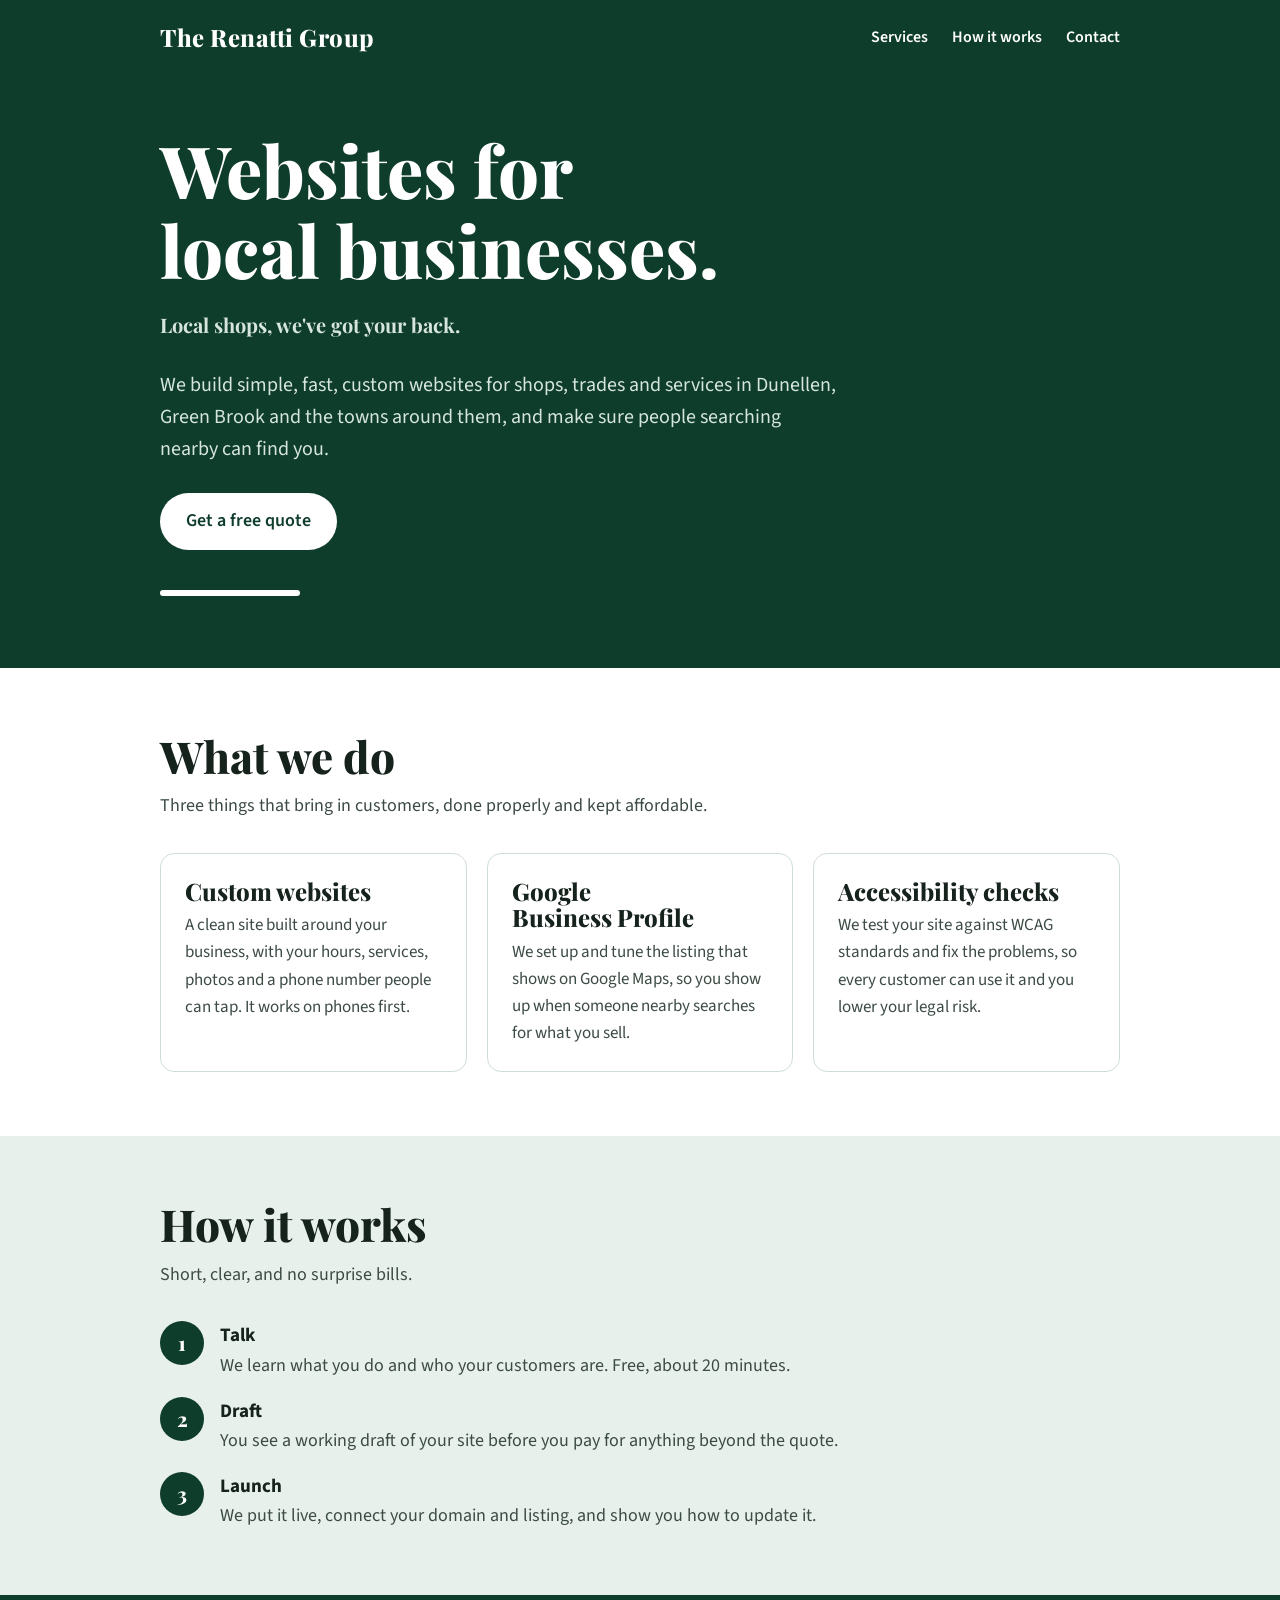
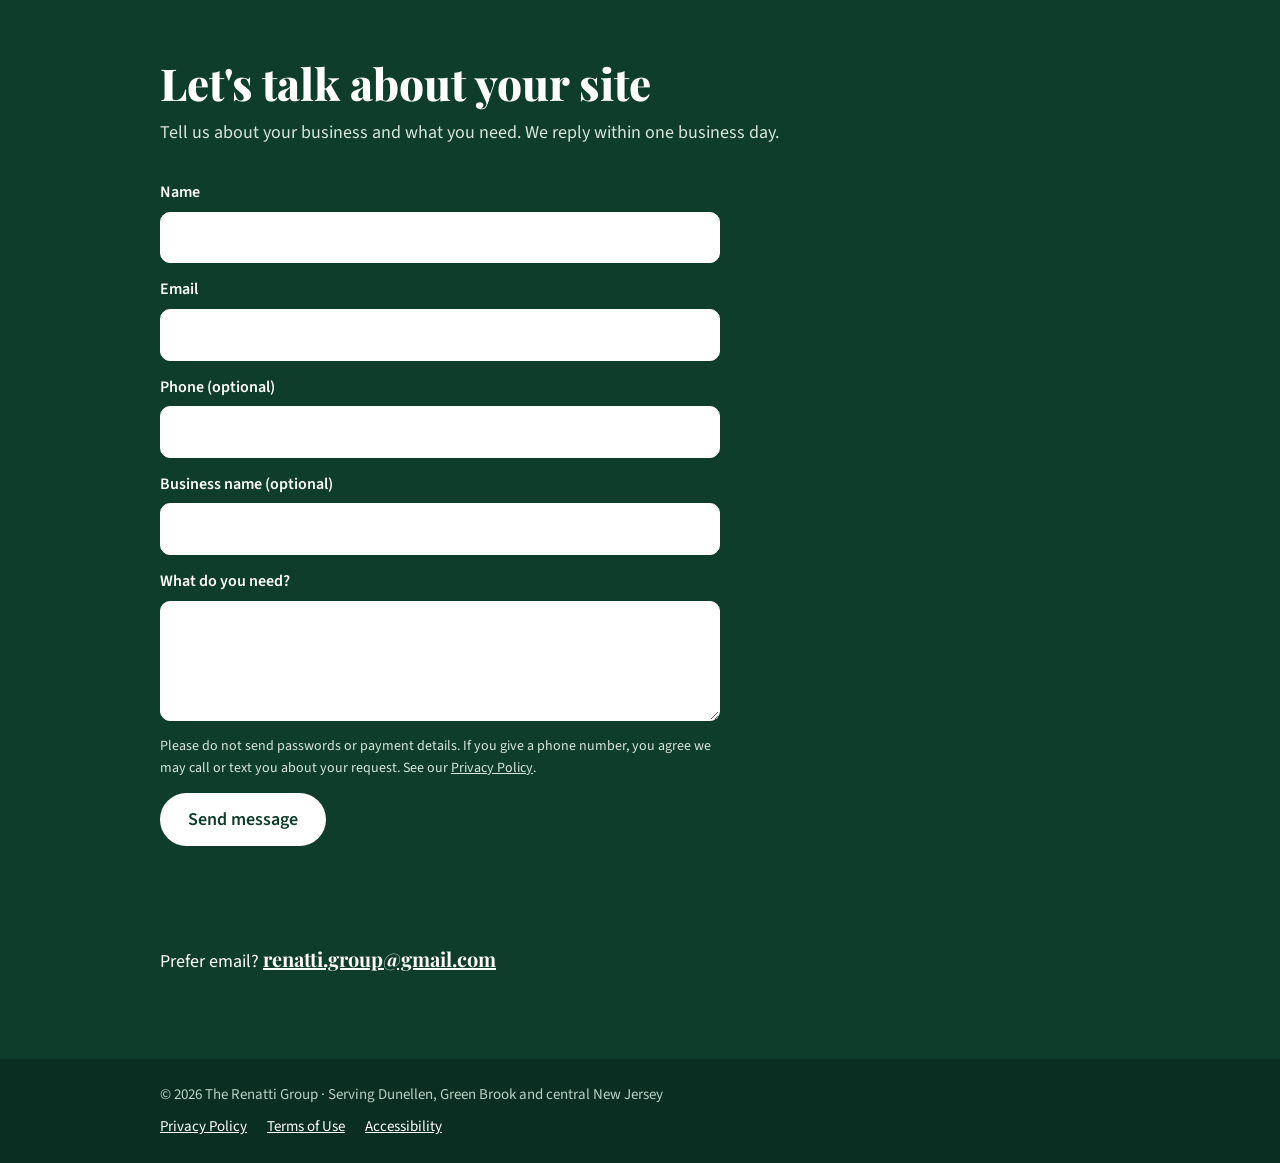
<file: index.html>
<!DOCTYPE html>
<html lang="en">
<head>
<meta charset="utf-8">
<meta name="viewport" content="width=device-width, initial-scale=1">
<title>The Renatti Group</title>
<meta name="description" content="Custom websites and local search setup for small businesses in Dunellen, Green Brook and central New Jersey.">
<link rel="preconnect" href="https://fonts.googleapis.com">
<link rel="preconnect" href="https://fonts.gstatic.com" crossorigin>
<link href="https://fonts.googleapis.com/css2?family=Playfair+Display:wght@700;800&family=Source+Sans+3:wght@400;600&display=swap" rel="stylesheet">
<link rel="stylesheet" href="style.css">
</head>
<body>
<a class="skip" href="#main">Skip to content</a>

<header class="top">
  <div class="wrap">
    <nav aria-label="Main">
      <a class="brand" href="#top">The Renatti Group</a>
      <ul>
        <li><a href="#services">Services</a></li>
        <li><a href="#process">How it works</a></li>
        <li><a href="#contact">Contact</a></li>
      </ul>
    </nav>
    <div class="hero" id="top">
      <h1>Websites for local businesses.</h1>
      <p class="tagline">Local shops, we've got your back.</p>
      <p>We build simple, fast, custom websites for shops, trades and services in Dunellen, Green Brook and the towns around them, and make sure people searching nearby can find you.</p>
      <a class="btn" href="#contact">Get a free quote</a>
      <div class="rule" aria-hidden="true"></div>
    </div>
  </div>
</header>

<main id="main">
<section id="services">
  <div class="wrap">
    <h2>What we do</h2>
    <p class="lead">Three things that bring in customers, done properly and kept affordable.</p>
    <div class="grid">
      <article class="card">
        <h3>Custom websites</h3>
        <p>A clean site built around your business, with your hours, services, photos and a phone number people can tap. It works on phones first.</p>
      </article>
      <article class="card">
        <h3>Google Business Profile</h3>
        <p>We set up and tune the listing that shows on Google Maps, so you show up when someone nearby searches for what you sell.</p>
      </article>
      <article class="card">
        <h3>Accessibility checks</h3>
        <p>We test your site against WCAG standards and fix the problems, so every customer can use it and you lower your legal risk.</p>
      </article>
    </div>
  </div>
</section>

<section class="alt" id="process">
  <div class="wrap">
    <h2>How it works</h2>
    <p class="lead">Short, clear, and no surprise bills.</p>
    <ol class="steps">
      <li><div><strong>Talk</strong><span>We learn what you do and who your customers are. Free, about 20 minutes.</span></div></li>
      <li><div><strong>Draft</strong><span>You see a working draft of your site before you pay for anything beyond the quote.</span></div></li>
      <li><div><strong>Launch</strong><span>We put it live, connect your domain and listing, and show you how to update it.</span></div></li>
    </ol>
  </div>
</section>

<section class="contact" id="contact">
  <div class="wrap">
    <h2>Let's talk about your site</h2>
    <p class="lead">Tell us about your business and what you need. We reply within one business day.</p>
    <form class="form" id="contact-form" action="https://formspree.io/f/xgakqdpl" method="POST">
      <label for="name">Name<input id="name" name="name" type="text" autocomplete="name" required></label>
      <label for="email">Email<input id="email" name="email" type="email" autocomplete="email" required></label>
      <label for="phone">Phone (optional)<input id="phone" name="phone" type="tel" autocomplete="tel"></label>
      <label for="business">Business name (optional)<input id="business" name="business" type="text" autocomplete="organization"></label>
      <label for="message">What do you need?<textarea id="message" name="message" required></textarea></label>
      <div class="hp" aria-hidden="true"><label for="website">Leave this empty<input id="website" name="_gotcha" type="text" tabindex="-1" autocomplete="off"></label></div>
      <p class="note">Please do not send passwords or payment details. If you give a phone number, you agree we may call or text you about your request. See our <a href="privacy.html">Privacy Policy</a>.</p>
      <button type="submit">Send message</button>
      <p class="status" id="status" role="status" aria-live="polite"></p>
    </form>
    <p class="note" style="margin-top:20px">Prefer email? <a class="mail" style="font-size:20px" href="mailto:renatti.group@gmail.com">renatti.group@gmail.com</a></p>
  </div>
</section>
</main>

<footer><div class="wrap">&copy; 2026 The Renatti Group &middot; Serving Dunellen, Green Brook and central New Jersey
<div class="links"><a href="privacy.html">Privacy Policy</a><a href="terms.html">Terms of Use</a><a href="accessibility.html">Accessibility</a></div></div></footer>

<script>
(function(){
  var f=document.getElementById('contact-form'),s=document.getElementById('status');
  if(!f)return;
  f.addEventListener('submit',function(e){
    e.preventDefault();
    if(f.action.indexOf('YOUR_FORM_ID')>-1){s.textContent='The form is not switched on yet. Please email renatti.group@gmail.com.';return;}
    s.textContent='Sending...';
    fetch(f.action,{method:'POST',body:new FormData(f),headers:{'Accept':'application/json'}})
      .then(function(r){if(r.ok){f.reset();s.textContent='Thanks. We got your message and will reply within one business day.';}else{s.textContent='Something went wrong. Please email renatti.group@gmail.com.';}})
      .catch(function(){s.textContent='Could not send. Please email renatti.group@gmail.com.';});
  });
})();
</script>
</body>
</html>
</file>
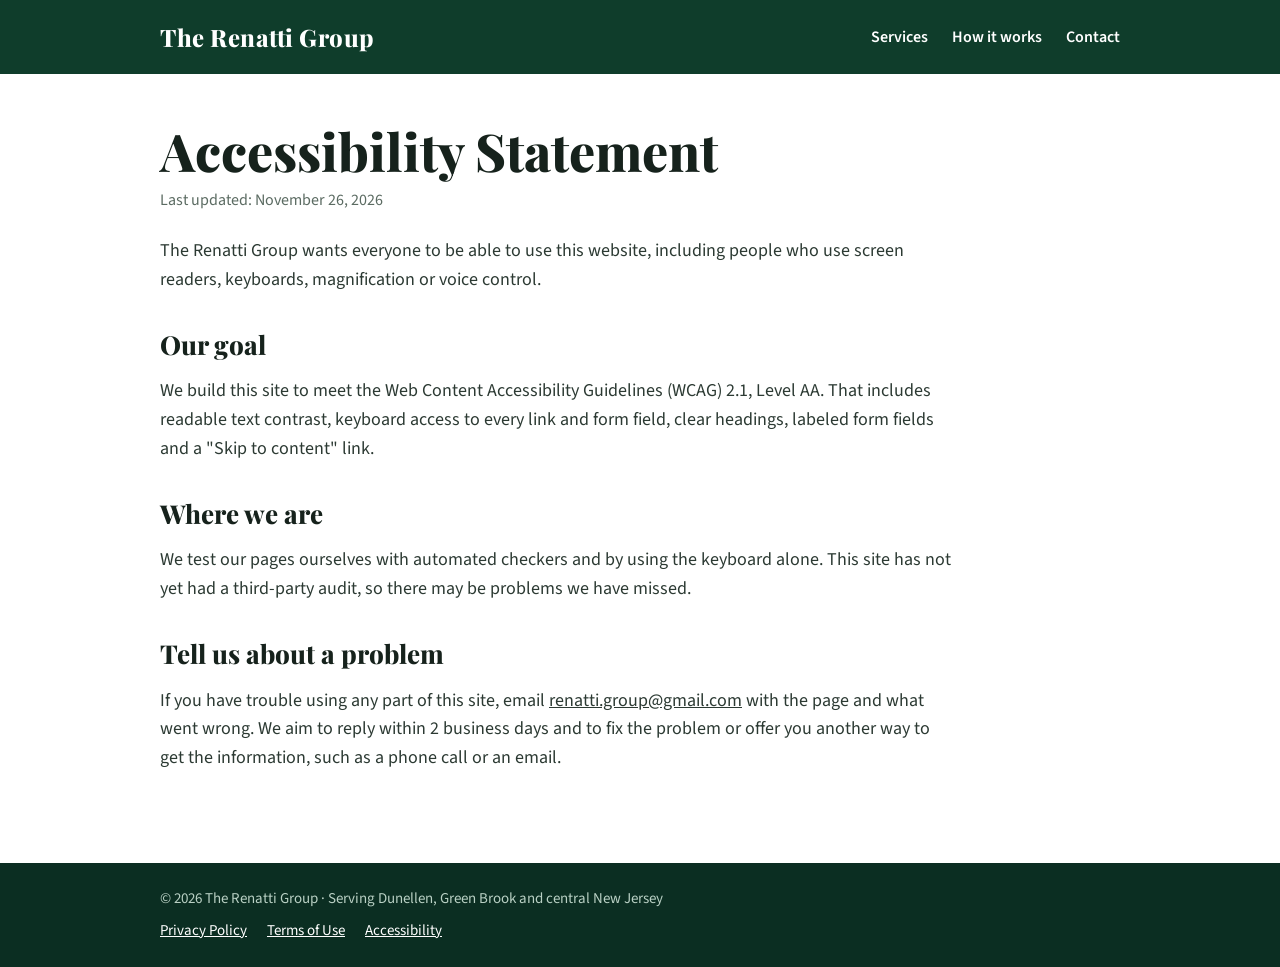
<file: accessibility.html>
<!DOCTYPE html>
<html lang="en">
<head>
<meta charset="utf-8">
<meta name="viewport" content="width=device-width, initial-scale=1">
<title>Accessibility | The Renatti Group</title>
<meta name="description" content="Accessibility statement for the Renatti Group website.">
<link rel="preconnect" href="https://fonts.googleapis.com">
<link rel="preconnect" href="https://fonts.gstatic.com" crossorigin>
<link href="https://fonts.googleapis.com/css2?family=Playfair+Display:wght@700;800&family=Source+Sans+3:wght@400;600&display=swap" rel="stylesheet">
<link rel="stylesheet" href="style.css">
</head>
<body>
<a class="skip" href="#main">Skip to content</a>
<header class="top"><div class="wrap"><nav aria-label="Main"><a class="brand" href="index.html">The Renatti Group</a><ul><li><a href="index.html#services">Services</a></li><li><a href="index.html#process">How it works</a></li><li><a href="index.html#contact">Contact</a></li></ul></nav></div></header>
<main id="main" class="legal"><div class="wrap">
<h1>Accessibility Statement</h1>
<p class="updated">Last updated: November 26, 2026</p>
<p>The Renatti Group wants everyone to be able to use this website, including people who use screen readers, keyboards, magnification or voice control.</p>
<h2>Our goal</h2>
<p>We build this site to meet the Web Content Accessibility Guidelines (WCAG) 2.1, Level AA. That includes readable text contrast, keyboard access to every link and form field, clear headings, labeled form fields and a "Skip to content" link.</p>
<h2>Where we are</h2>
<p>We test our pages ourselves with automated checkers and by using the keyboard alone. This site has not yet had a third-party audit, so there may be problems we have missed.</p>
<h2>Tell us about a problem</h2>
<p>If you have trouble using any part of this site, email <a href="mailto:renatti.group@gmail.com">renatti.group@gmail.com</a> with the page and what went wrong. We aim to reply within 2 business days and to fix the problem or offer you another way to get the information, such as a phone call or an email.</p>
</div></main>
<footer><div class="wrap">&copy; 2026 The Renatti Group &middot; Serving Dunellen, Green Brook and central New Jersey
<div class="links"><a href="privacy.html">Privacy Policy</a><a href="terms.html">Terms of Use</a><a href="accessibility.html">Accessibility</a></div></div></footer>
</body>
</html>
</file>
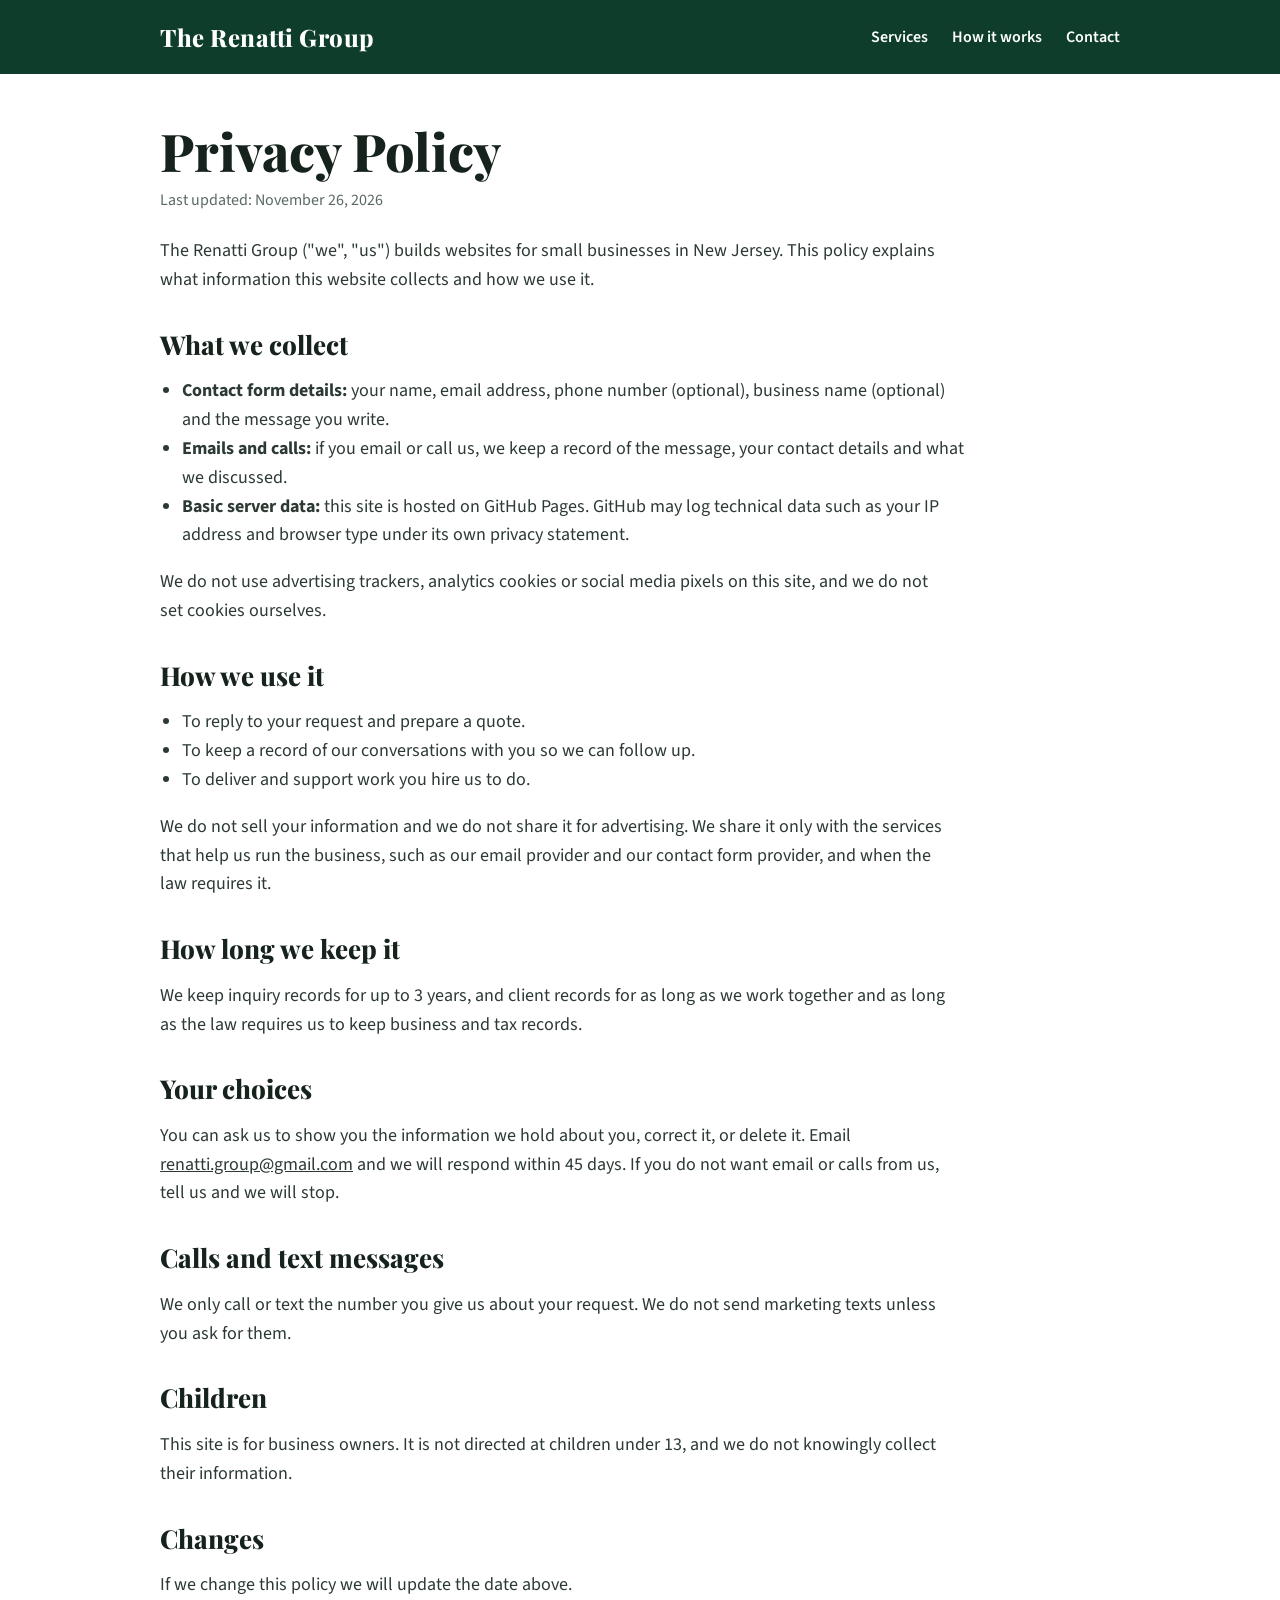
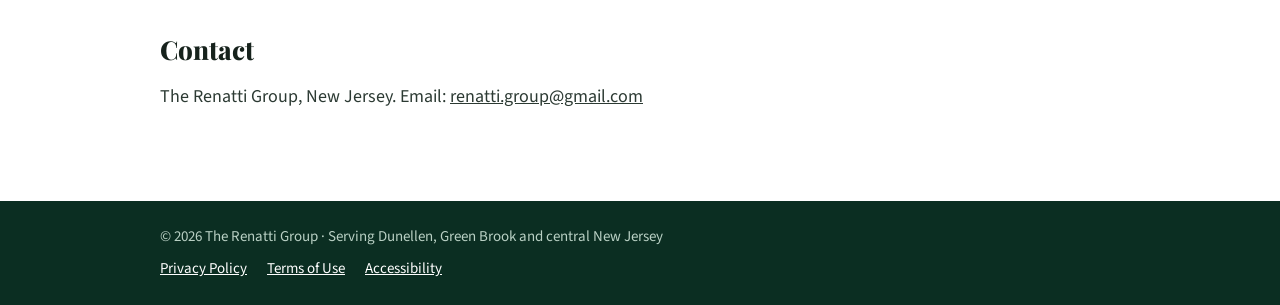
<file: privacy.html>
<!DOCTYPE html>
<html lang="en">
<head>
<meta charset="utf-8">
<meta name="viewport" content="width=device-width, initial-scale=1">
<title>Privacy Policy | The Renatti Group</title>
<meta name="description" content="How The Renatti Group collects and uses information.">
<link rel="preconnect" href="https://fonts.googleapis.com">
<link rel="preconnect" href="https://fonts.gstatic.com" crossorigin>
<link href="https://fonts.googleapis.com/css2?family=Playfair+Display:wght@700;800&family=Source+Sans+3:wght@400;600&display=swap" rel="stylesheet">
<link rel="stylesheet" href="style.css">
</head>
<body>
<a class="skip" href="#main">Skip to content</a>
<header class="top"><div class="wrap"><nav aria-label="Main"><a class="brand" href="index.html">The Renatti Group</a><ul><li><a href="index.html#services">Services</a></li><li><a href="index.html#process">How it works</a></li><li><a href="index.html#contact">Contact</a></li></ul></nav></div></header>
<main id="main" class="legal"><div class="wrap">
<h1>Privacy Policy</h1>
<p class="updated">Last updated: November 26, 2026</p>
<p>The Renatti Group ("we", "us") builds websites for small businesses in New Jersey. This policy explains what information this website collects and how we use it.</p>
<h2>What we collect</h2>
<ul>
<li><strong>Contact form details:</strong> your name, email address, phone number (optional), business name (optional) and the message you write.</li>
<li><strong>Emails and calls:</strong> if you email or call us, we keep a record of the message, your contact details and what we discussed.</li>
<li><strong>Basic server data:</strong> this site is hosted on GitHub Pages. GitHub may log technical data such as your IP address and browser type under its own privacy statement.</li>
</ul>
<p>We do not use advertising trackers, analytics cookies or social media pixels on this site, and we do not set cookies ourselves.</p>
<h2>How we use it</h2>
<ul>
<li>To reply to your request and prepare a quote.</li>
<li>To keep a record of our conversations with you so we can follow up.</li>
<li>To deliver and support work you hire us to do.</li>
</ul>
<p>We do not sell your information and we do not share it for advertising. We share it only with the services that help us run the business, such as our email provider and our contact form provider, and when the law requires it.</p>
<h2>How long we keep it</h2>
<p>We keep inquiry records for up to 3 years, and client records for as long as we work together and as long as the law requires us to keep business and tax records.</p>
<h2>Your choices</h2>
<p>You can ask us to show you the information we hold about you, correct it, or delete it. Email <a href="mailto:renatti.group@gmail.com">renatti.group@gmail.com</a> and we will respond within 45 days. If you do not want email or calls from us, tell us and we will stop.</p>
<h2>Calls and text messages</h2>
<p>We only call or text the number you give us about your request. We do not send marketing texts unless you ask for them.</p>
<h2>Children</h2>
<p>This site is for business owners. It is not directed at children under 13, and we do not knowingly collect their information.</p>
<h2>Changes</h2>
<p>If we change this policy we will update the date above.</p>
<h2>Contact</h2>
<p>The Renatti Group, New Jersey. Email: <a href="mailto:renatti.group@gmail.com">renatti.group@gmail.com</a></p>
</div></main>
<footer><div class="wrap">&copy; 2026 The Renatti Group &middot; Serving Dunellen, Green Brook and central New Jersey
<div class="links"><a href="privacy.html">Privacy Policy</a><a href="terms.html">Terms of Use</a><a href="accessibility.html">Accessibility</a></div></div></footer>
</body>
</html>
</file>
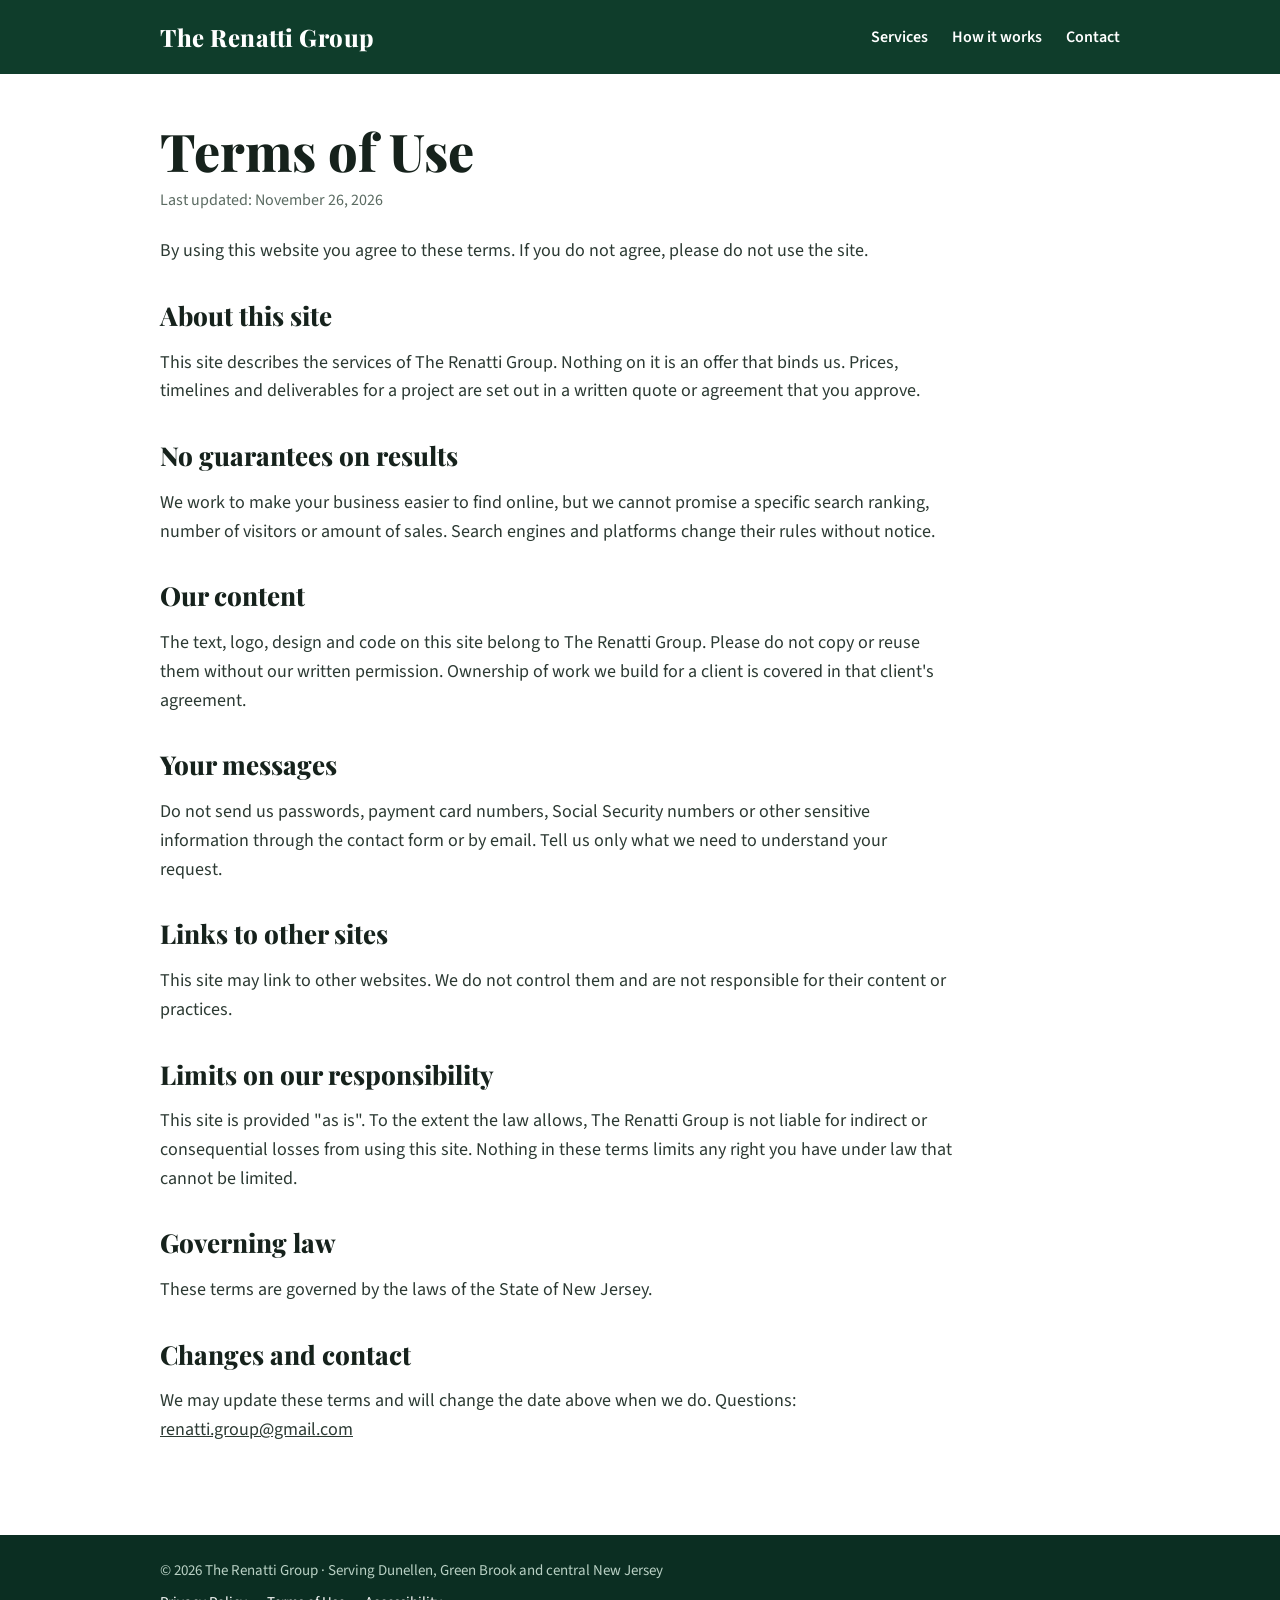
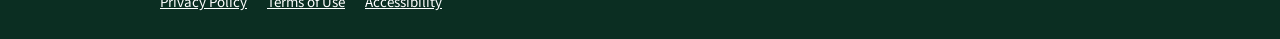
<file: terms.html>
<!DOCTYPE html>
<html lang="en">
<head>
<meta charset="utf-8">
<meta name="viewport" content="width=device-width, initial-scale=1">
<title>Terms of Use | The Renatti Group</title>
<meta name="description" content="Terms for using the Renatti Group website.">
<link rel="preconnect" href="https://fonts.googleapis.com">
<link rel="preconnect" href="https://fonts.gstatic.com" crossorigin>
<link href="https://fonts.googleapis.com/css2?family=Playfair+Display:wght@700;800&family=Source+Sans+3:wght@400;600&display=swap" rel="stylesheet">
<link rel="stylesheet" href="style.css">
</head>
<body>
<a class="skip" href="#main">Skip to content</a>
<header class="top"><div class="wrap"><nav aria-label="Main"><a class="brand" href="index.html">The Renatti Group</a><ul><li><a href="index.html#services">Services</a></li><li><a href="index.html#process">How it works</a></li><li><a href="index.html#contact">Contact</a></li></ul></nav></div></header>
<main id="main" class="legal"><div class="wrap">
<h1>Terms of Use</h1>
<p class="updated">Last updated: November 26, 2026</p>
<p>By using this website you agree to these terms. If you do not agree, please do not use the site.</p>
<h2>About this site</h2>
<p>This site describes the services of The Renatti Group. Nothing on it is an offer that binds us. Prices, timelines and deliverables for a project are set out in a written quote or agreement that you approve.</p>
<h2>No guarantees on results</h2>
<p>We work to make your business easier to find online, but we cannot promise a specific search ranking, number of visitors or amount of sales. Search engines and platforms change their rules without notice.</p>
<h2>Our content</h2>
<p>The text, logo, design and code on this site belong to The Renatti Group. Please do not copy or reuse them without our written permission. Ownership of work we build for a client is covered in that client's agreement.</p>
<h2>Your messages</h2>
<p>Do not send us passwords, payment card numbers, Social Security numbers or other sensitive information through the contact form or by email. Tell us only what we need to understand your request.</p>
<h2>Links to other sites</h2>
<p>This site may link to other websites. We do not control them and are not responsible for their content or practices.</p>
<h2>Limits on our responsibility</h2>
<p>This site is provided "as is". To the extent the law allows, The Renatti Group is not liable for indirect or consequential losses from using this site. Nothing in these terms limits any right you have under law that cannot be limited.</p>
<h2>Governing law</h2>
<p>These terms are governed by the laws of the State of New Jersey.</p>
<h2>Changes and contact</h2>
<p>We may update these terms and will change the date above when we do. Questions: <a href="mailto:renatti.group@gmail.com">renatti.group@gmail.com</a></p>
</div></main>
<footer><div class="wrap">&copy; 2026 The Renatti Group &middot; Serving Dunellen, Green Brook and central New Jersey
<div class="links"><a href="privacy.html">Privacy Policy</a><a href="terms.html">Terms of Use</a><a href="accessibility.html">Accessibility</a></div></div></footer>
</body>
</html>
</file>
<file: style.css>
:root{
  /* Layout: dark green header band, white content, one centered column, services as a 3-up grid */
  --green:#0F3D2B;
  --green-deep:#0B2E22;
  --green-soft:#E7F0EB;
  --ink:#16221C;
  --paper:#FFFFFF;
  --line:#CFDDD5;
  --display:"Playfair Display",Georgia,serif;
  --body:"Source Sans 3",system-ui,-apple-system,"Segoe UI",sans-serif;
  color-scheme:light;
}
*{box-sizing:border-box}
html{scroll-behavior:smooth}
@media (prefers-reduced-motion:reduce){html{scroll-behavior:auto}}
body{margin:0;background:var(--paper);color:var(--ink);font:400 18px/1.6 var(--body)}
a{color:inherit}
:focus-visible{outline:3px solid #7CC3A0;outline-offset:3px}
.wrap{max-width:1000px;margin:0 auto;padding:0 20px}
h1,h2,h3{font-family:var(--display);font-weight:800;line-height:1.1;margin:0;text-wrap:balance}

header.top{background:var(--green);color:#fff}
nav{display:flex;justify-content:space-between;align-items:center;gap:16px;padding:18px 0;flex-wrap:wrap}
.brand{font-family:var(--display);font-weight:800;font-size:24px;text-decoration:none;letter-spacing:.5px}
nav ul{display:flex;gap:24px;list-style:none;margin:0;padding:0}
nav a{text-decoration:none;font-weight:600;font-size:16px}
nav a:hover{text-decoration:underline}

.hero{padding:56px 0 72px}
.hero h1{font-size:clamp(40px,7vw,72px);max-width:12ch}
.hero p{max-width:34em;font-size:20px;margin:20px 0 28px;color:#D6E6DD}
.btn{display:inline-block;background:#fff;color:var(--green);font-weight:600;text-decoration:none;padding:14px 26px;border-radius:999px}
.btn:hover{background:var(--green-soft)}
.rule{width:140px;height:6px;border-radius:3px;background:#fff;margin-top:40px}

section{padding:64px 0}
section h2{font-size:clamp(30px,4.5vw,44px);margin-bottom:12px}
.lead{max-width:36em;color:#3C4B43;margin:0 0 32px}

.grid{display:grid;grid-template-columns:repeat(3,1fr);gap:20px}
.card{border:1px solid var(--line);border-radius:14px;padding:24px;background:var(--paper)}
.card h3{font-size:24px;margin-bottom:8px}
.card p{margin:0;color:#3C4B43;font-size:17px}

.alt{background:var(--green-soft)}
.steps{counter-reset:s;list-style:none;margin:0;padding:0;display:grid;gap:16px}
.steps li{counter-increment:s;display:grid;grid-template-columns:44px 1fr;gap:16px;align-items:start}
.steps li::before{content:counter(s);width:44px;height:44px;border-radius:50%;background:var(--green);color:#fff;font:800 20px/44px var(--display);text-align:center}
.steps strong{display:block;font-size:19px}
.steps span{color:#3C4B43}

.contact{background:var(--green);color:#fff}
.contact .lead{color:#D6E6DD}
.mail{font-family:var(--display);font-weight:700;font-size:clamp(22px,4vw,32px);overflow-wrap:anywhere}
footer{background:var(--green-deep);color:#B9D0C4;font-size:15px;padding:24px 0}

@media (max-width:760px){
  .grid{grid-template-columns:1fr}
  nav ul{gap:16px}
  .hero{padding:36px 0 52px}
  section{padding:48px 0}
}

.legal{padding:48px 0 72px}
.legal h1{font-size:clamp(34px,5vw,52px);margin-bottom:8px}
.legal h2{font-size:26px;margin:36px 0 8px}
.legal p,.legal li{max-width:44em;color:#2C3A33}
.legal ul{padding-left:22px}
.legal .updated{color:#5B6B62;font-size:16px;margin:0 0 24px}
footer .links{display:flex;gap:20px;flex-wrap:wrap;margin-top:8px}
footer a{color:#fff}
.form{display:grid;gap:14px;max-width:560px;margin-top:8px}
.form label{display:grid;gap:6px;font-weight:600;font-size:16px}
.form input,.form textarea{font:inherit;padding:12px 14px;border-radius:10px;border:1px solid #fff;background:#fff;color:var(--ink);width:100%}
.form textarea{min-height:120px;resize:vertical}
.form .note{font-size:14px;color:#D6E6DD;margin:0}
.form button{justify-self:start;font:600 18px var(--body);background:#fff;color:var(--green);border:0;border-radius:999px;padding:14px 28px;cursor:pointer}
.form button:hover{background:var(--green-soft)}
.status{min-height:1.5em;font-weight:600}
.tagline{font-family:var(--display);font-style:normal;font-weight:700;font-size:22px;margin:0 0 8px;color:#fff}
.skip{position:absolute;left:-999px;top:0;background:#fff;color:var(--green);padding:10px 16px;z-index:10}
.skip:focus{left:8px;top:8px}
.hp{position:absolute;left:-9999px;height:0;overflow:hidden}
</file>
